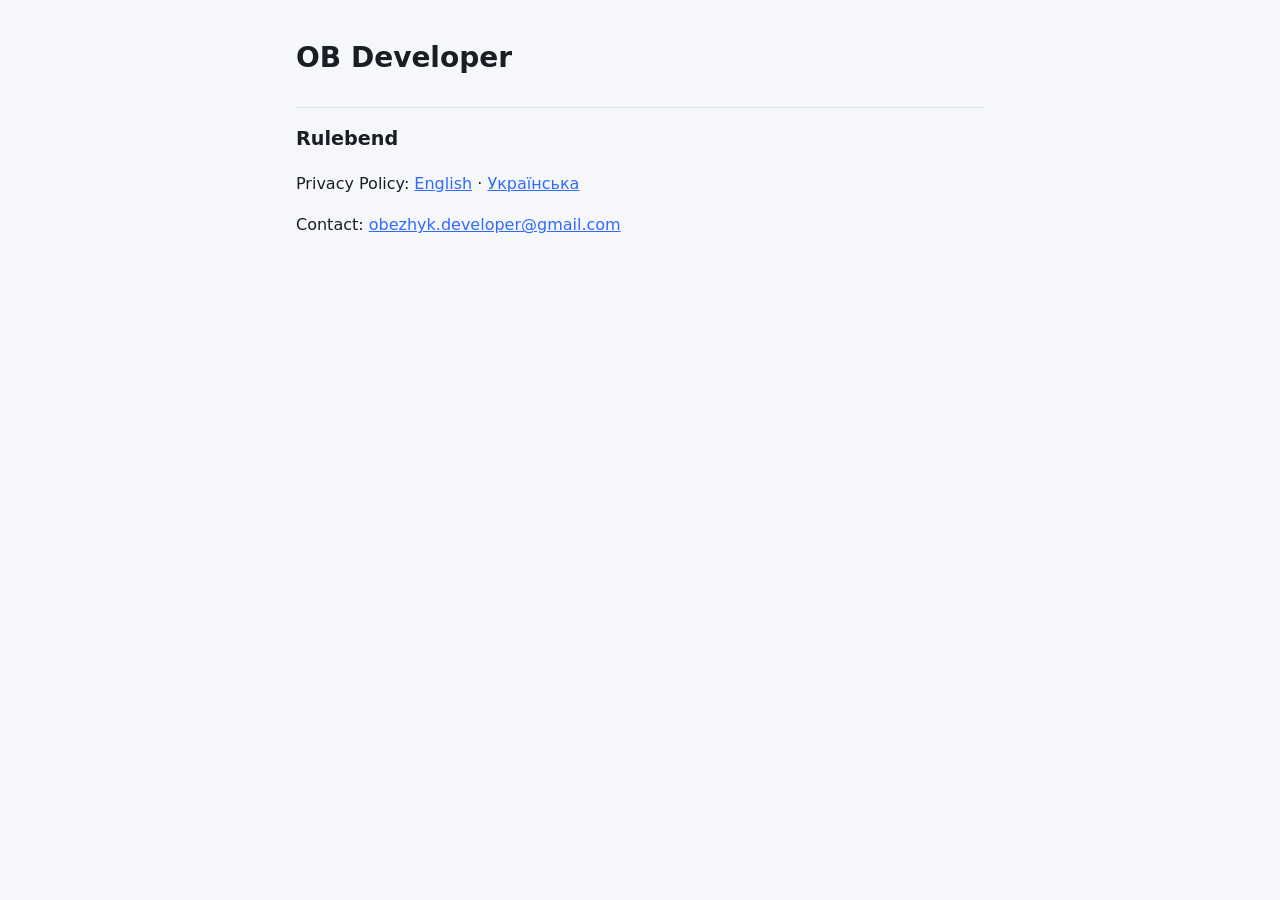
<file: index.html>
<!doctype html>
<html lang="en">
<head>
<meta charset="utf-8">
<meta name="viewport" content="width=device-width, initial-scale=1">
<title>OB Developer</title>
<link rel="stylesheet" href="rulebend/style.css">
</head>
<body>
<main>
<h1>OB Developer</h1>
<h2>Rulebend</h2>
<p>Privacy Policy: <a href="rulebend/privacy.html">English</a> · <a href="rulebend/privacy-uk.html">Українська</a></p>
<p>Contact: <a href="mailto:obezhyk.developer@gmail.com">obezhyk.developer@gmail.com</a></p>
</main>
</body>
</html>
</file>
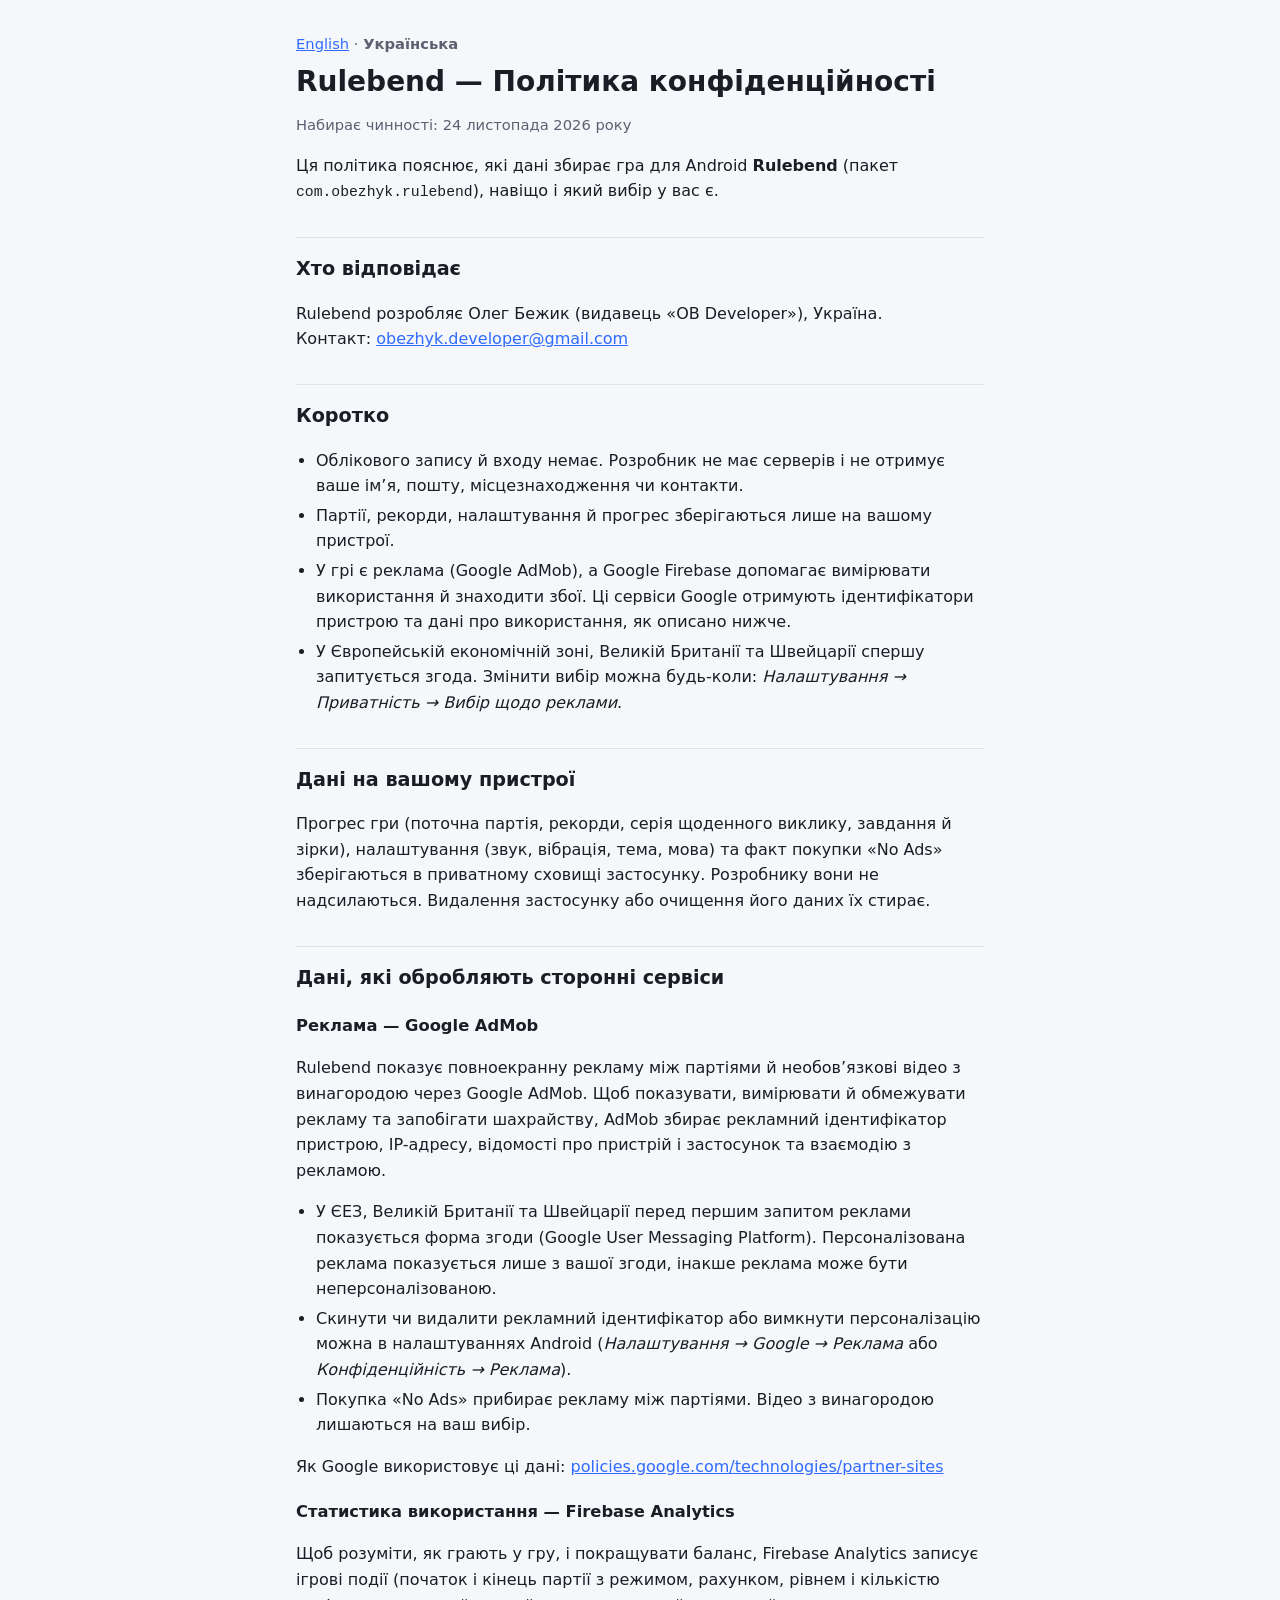
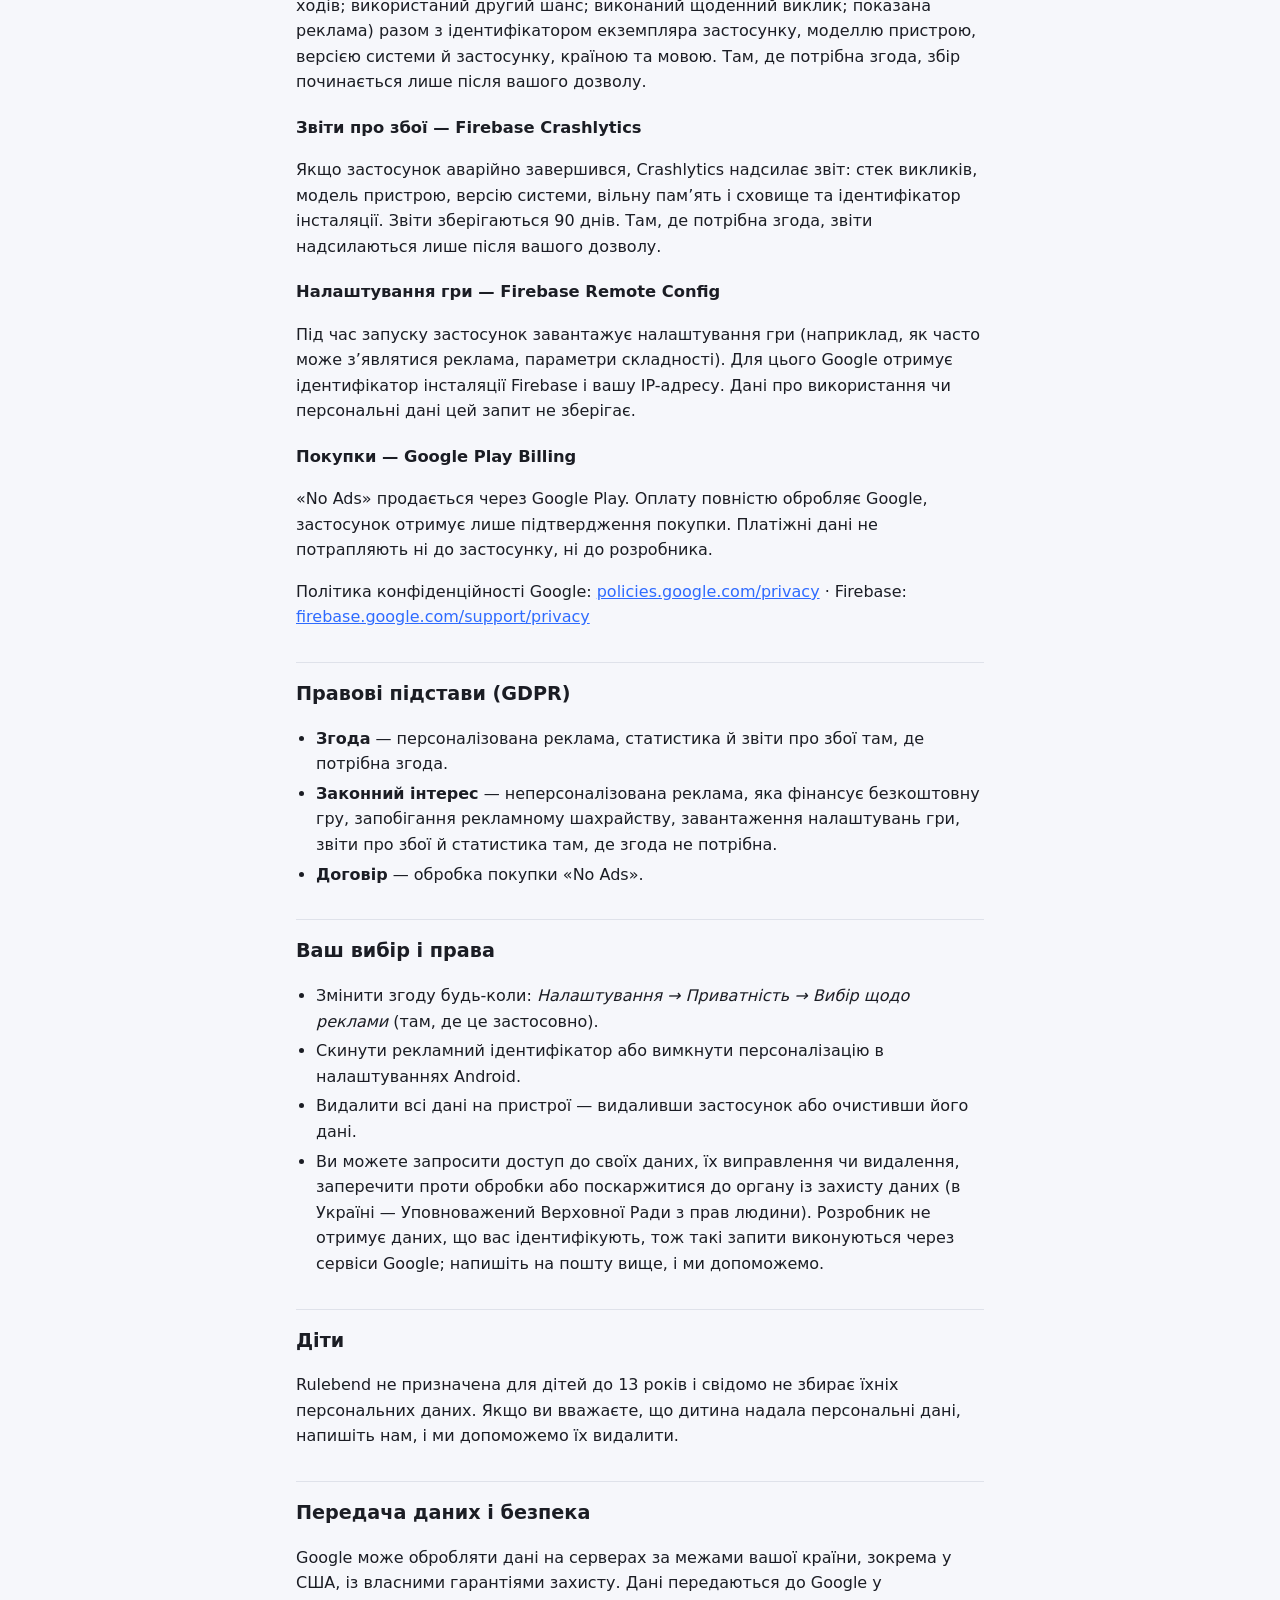
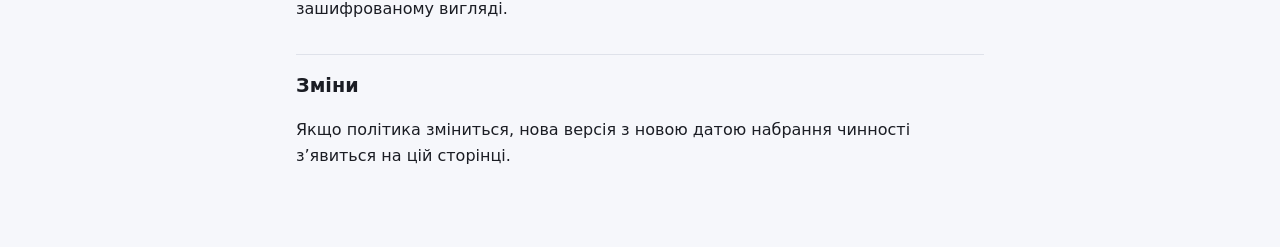
<file: rulebend/privacy-uk.html>
<!doctype html>
<html lang="uk">
<head>
<meta charset="utf-8">
<meta name="viewport" content="width=device-width, initial-scale=1">
<title>Rulebend — Політика конфіденційності</title>
<link rel="stylesheet" href="style.css">
<link rel="alternate" hreflang="en" href="privacy.html">
</head>
<body>
<main>
<nav class="lang"><a href="privacy.html" hreflang="en">English</a> · <strong>Українська</strong></nav>

<h1>Rulebend — Політика конфіденційності</h1>
<p class="meta">Набирає чинності: 24 листопада 2026 року</p>

<p>Ця політика пояснює, які дані збирає гра для Android <strong>Rulebend</strong> (пакет
<code>com.obezhyk.rulebend</code>), навіщо і який вибір у вас є.</p>

<h2>Хто відповідає</h2>
<p>Rulebend розробляє Олег Бежик (видавець «OB Developer»), Україна.<br>
Контакт: <a href="mailto:obezhyk.developer@gmail.com">obezhyk.developer@gmail.com</a></p>

<h2>Коротко</h2>
<ul>
  <li>Облікового запису й входу немає. Розробник не має серверів і не отримує ваше ім’я, пошту,
    місцезнаходження чи контакти.</li>
  <li>Партії, рекорди, налаштування й прогрес зберігаються лише на вашому пристрої.</li>
  <li>У грі є реклама (Google AdMob), а Google Firebase допомагає вимірювати використання й знаходити збої.
    Ці сервіси Google отримують ідентифікатори пристрою та дані про використання, як описано нижче.</li>
  <li>У Європейській економічній зоні, Великій Британії та Швейцарії спершу запитується згода. Змінити вибір
    можна будь-коли: <em>Налаштування → Приватність → Вибір щодо реклами</em>.</li>
</ul>

<h2>Дані на вашому пристрої</h2>
<p>Прогрес гри (поточна партія, рекорди, серія щоденного виклику, завдання й зірки), налаштування (звук,
вібрація, тема, мова) та факт покупки «No Ads» зберігаються в приватному сховищі застосунку. Розробнику вони
не надсилаються. Видалення застосунку або очищення його даних їх стирає.</p>

<h2>Дані, які обробляють сторонні сервіси</h2>

<h3>Реклама — Google AdMob</h3>
<p>Rulebend показує повноекранну рекламу між партіями й необов’язкові відео з винагородою через Google AdMob.
Щоб показувати, вимірювати й обмежувати рекламу та запобігати шахрайству, AdMob збирає рекламний ідентифікатор
пристрою, IP-адресу, відомості про пристрій і застосунок та взаємодію з рекламою.</p>
<ul>
  <li>У ЄЕЗ, Великій Британії та Швейцарії перед першим запитом реклами показується форма згоди (Google User
    Messaging Platform). Персоналізована реклама показується лише з вашої згоди, інакше реклама може бути
    неперсоналізованою.</li>
  <li>Скинути чи видалити рекламний ідентифікатор або вимкнути персоналізацію можна в налаштуваннях Android
    (<em>Налаштування → Google → Реклама</em> або <em>Конфіденційність → Реклама</em>).</li>
  <li>Покупка «No Ads» прибирає рекламу між партіями. Відео з винагородою лишаються на ваш вибір.</li>
</ul>
<p>Як Google використовує ці дані: <a href="https://policies.google.com/technologies/partner-sites?hl=uk">policies.google.com/technologies/partner-sites</a></p>

<h3>Статистика використання — Firebase Analytics</h3>
<p>Щоб розуміти, як грають у гру, і покращувати баланс, Firebase Analytics записує ігрові події (початок і
кінець партії з режимом, рахунком, рівнем і кількістю ходів; використаний другий шанс; виконаний щоденний виклик;
показана реклама) разом з ідентифікатором екземпляра застосунку, моделлю пристрою, версією системи й застосунку,
країною та мовою. Там, де потрібна згода, збір починається лише після вашого дозволу.</p>

<h3>Звіти про збої — Firebase Crashlytics</h3>
<p>Якщо застосунок аварійно завершився, Crashlytics надсилає звіт: стек викликів, модель пристрою, версію
системи, вільну пам’ять і сховище та ідентифікатор інсталяції. Звіти зберігаються 90 днів. Там, де потрібна
згода, звіти надсилаються лише після вашого дозволу.</p>

<h3>Налаштування гри — Firebase Remote Config</h3>
<p>Під час запуску застосунок завантажує налаштування гри (наприклад, як часто може з’являтися реклама,
параметри складності). Для цього Google отримує ідентифікатор інсталяції Firebase і вашу IP-адресу. Дані про
використання чи персональні дані цей запит не зберігає.</p>

<h3>Покупки — Google Play Billing</h3>
<p>«No Ads» продається через Google Play. Оплату повністю обробляє Google, застосунок отримує лише
підтвердження покупки. Платіжні дані не потрапляють ні до застосунку, ні до розробника.</p>

<p>Політика конфіденційності Google: <a href="https://policies.google.com/privacy?hl=uk">policies.google.com/privacy</a> ·
Firebase: <a href="https://firebase.google.com/support/privacy">firebase.google.com/support/privacy</a></p>

<h2>Правові підстави (GDPR)</h2>
<ul>
  <li><strong>Згода</strong> — персоналізована реклама, статистика й звіти про збої там, де потрібна згода.</li>
  <li><strong>Законний інтерес</strong> — неперсоналізована реклама, яка фінансує безкоштовну гру, запобігання
    рекламному шахрайству, завантаження налаштувань гри, звіти про збої й статистика там, де згода не потрібна.</li>
  <li><strong>Договір</strong> — обробка покупки «No Ads».</li>
</ul>

<h2>Ваш вибір і права</h2>
<ul>
  <li>Змінити згоду будь-коли: <em>Налаштування → Приватність → Вибір щодо реклами</em> (там, де це застосовно).</li>
  <li>Скинути рекламний ідентифікатор або вимкнути персоналізацію в налаштуваннях Android.</li>
  <li>Видалити всі дані на пристрої — видаливши застосунок або очистивши його дані.</li>
  <li>Ви можете запросити доступ до своїх даних, їх виправлення чи видалення, заперечити проти обробки або
    поскаржитися до органу із захисту даних (в Україні — Уповноважений Верховної Ради з прав людини).
    Розробник не отримує даних, що вас ідентифікують, тож такі запити виконуються через сервіси Google;
    напишіть на пошту вище, і ми допоможемо.</li>
</ul>

<h2>Діти</h2>
<p>Rulebend не призначена для дітей до 13 років і свідомо не збирає їхніх персональних даних. Якщо ви
вважаєте, що дитина надала персональні дані, напишіть нам, і ми допоможемо їх видалити.</p>

<h2>Передача даних і безпека</h2>
<p>Google може обробляти дані на серверах за межами вашої країни, зокрема у США, із власними гарантіями захисту.
Дані передаються до Google у зашифрованому вигляді.</p>

<h2>Зміни</h2>
<p>Якщо політика зміниться, нова версія з новою датою набрання чинності з’явиться на цій сторінці.</p>
</main>
</body>
</html>
</file>
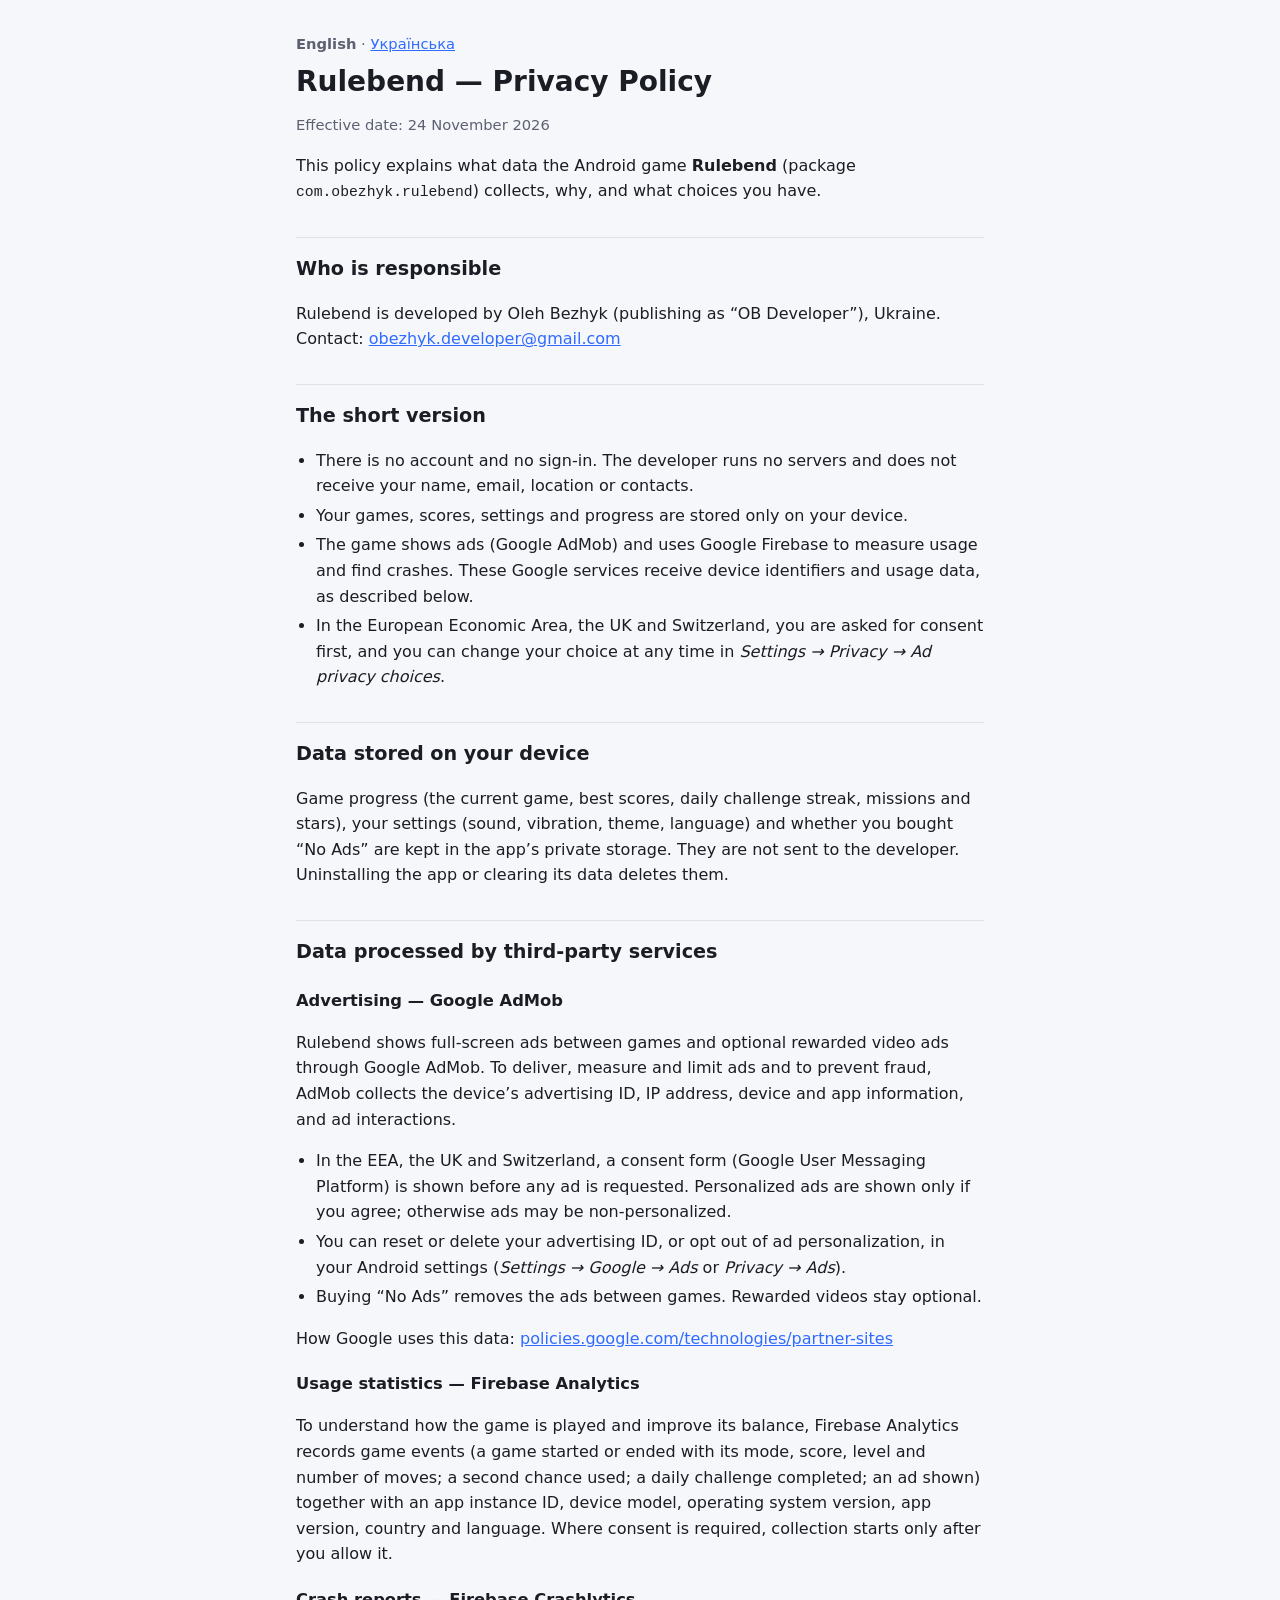
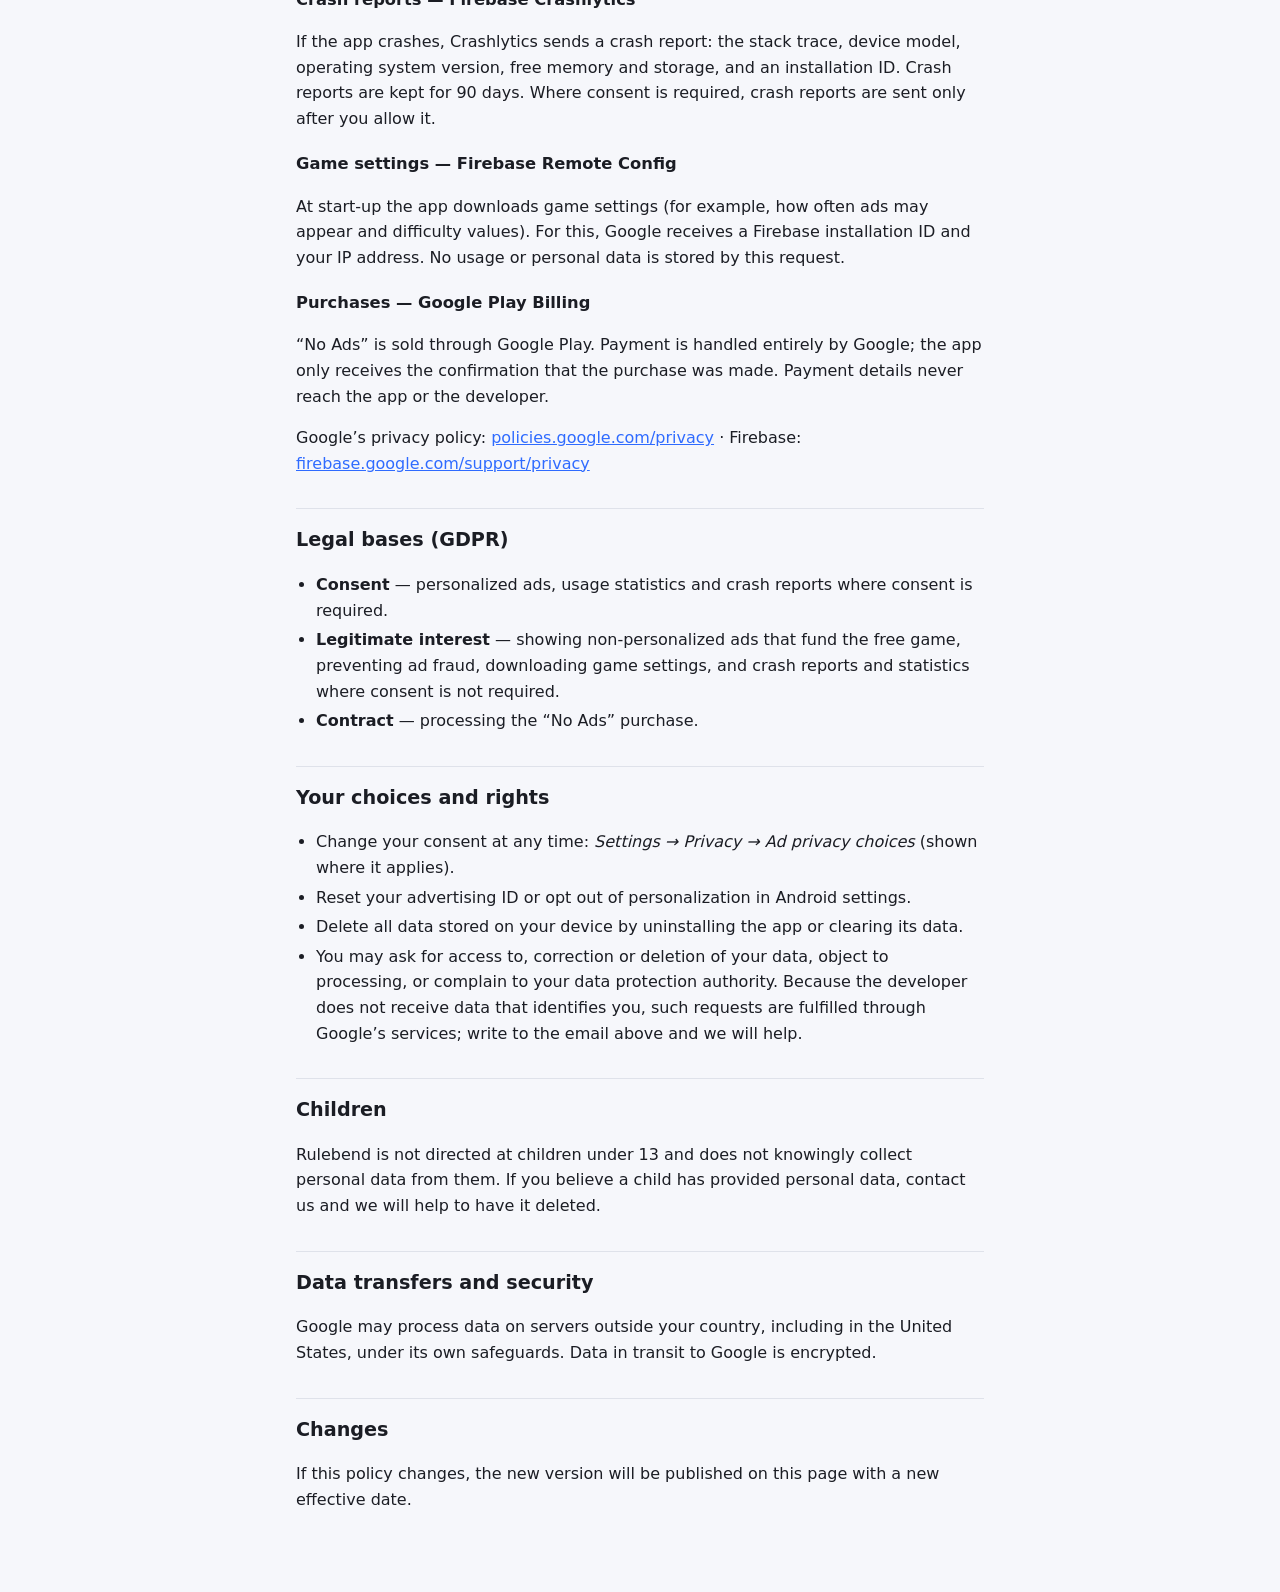
<file: rulebend/privacy.html>
<!doctype html>
<html lang="en">
<head>
<meta charset="utf-8">
<meta name="viewport" content="width=device-width, initial-scale=1">
<title>Rulebend — Privacy Policy</title>
<link rel="stylesheet" href="style.css">
<link rel="alternate" hreflang="uk" href="privacy-uk.html">
</head>
<body>
<main>
<nav class="lang"><strong>English</strong> · <a href="privacy-uk.html" hreflang="uk">Українська</a></nav>

<h1>Rulebend — Privacy Policy</h1>
<p class="meta">Effective date: 24 November 2026</p>

<p>This policy explains what data the Android game <strong>Rulebend</strong> (package
<code>com.obezhyk.rulebend</code>) collects, why, and what choices you have.</p>

<h2>Who is responsible</h2>
<p>Rulebend is developed by Oleh Bezhyk (publishing as “OB Developer”), Ukraine.<br>
Contact: <a href="mailto:obezhyk.developer@gmail.com">obezhyk.developer@gmail.com</a></p>

<h2>The short version</h2>
<ul>
  <li>There is no account and no sign-in. The developer runs no servers and does not receive your name,
    email, location or contacts.</li>
  <li>Your games, scores, settings and progress are stored only on your device.</li>
  <li>The game shows ads (Google AdMob) and uses Google Firebase to measure usage and find crashes.
    These Google services receive device identifiers and usage data, as described below.</li>
  <li>In the European Economic Area, the UK and Switzerland, you are asked for consent first, and you can
    change your choice at any time in <em>Settings → Privacy → Ad privacy choices</em>.</li>
</ul>

<h2>Data stored on your device</h2>
<p>Game progress (the current game, best scores, daily challenge streak, missions and stars), your settings
(sound, vibration, theme, language) and whether you bought “No Ads” are kept in the app’s private storage.
They are not sent to the developer. Uninstalling the app or clearing its data deletes them.</p>

<h2>Data processed by third-party services</h2>

<h3>Advertising — Google AdMob</h3>
<p>Rulebend shows full-screen ads between games and optional rewarded video ads through Google AdMob. To deliver,
measure and limit ads and to prevent fraud, AdMob collects the device’s advertising ID, IP address,
device and app information, and ad interactions.</p>
<ul>
  <li>In the EEA, the UK and Switzerland, a consent form (Google User Messaging Platform) is shown before
    any ad is requested. Personalized ads are shown only if you agree; otherwise ads may be
    non-personalized.</li>
  <li>You can reset or delete your advertising ID, or opt out of ad personalization, in your Android
    settings (<em>Settings → Google → Ads</em> or <em>Privacy → Ads</em>).</li>
  <li>Buying “No Ads” removes the ads between games. Rewarded videos stay optional.</li>
</ul>
<p>How Google uses this data: <a href="https://policies.google.com/technologies/partner-sites">policies.google.com/technologies/partner-sites</a></p>

<h3>Usage statistics — Firebase Analytics</h3>
<p>To understand how the game is played and improve its balance, Firebase Analytics records game events
(a game started or ended with its mode, score, level and number of moves; a second chance used; a daily
challenge completed; an ad shown) together with an app instance ID, device model, operating system version, app version, country
and language. Where consent is required, collection starts only after you allow it.</p>

<h3>Crash reports — Firebase Crashlytics</h3>
<p>If the app crashes, Crashlytics sends a crash report: the stack trace, device model, operating system
version, free memory and storage, and an installation ID. Crash reports are kept for 90 days. Where consent
is required, crash reports are sent only after you allow it.</p>

<h3>Game settings — Firebase Remote Config</h3>
<p>At start-up the app downloads game settings (for example, how often ads may appear and difficulty
values). For this, Google receives a Firebase installation ID and your IP address. No usage or personal
data is stored by this request.</p>

<h3>Purchases — Google Play Billing</h3>
<p>“No Ads” is sold through Google Play. Payment is handled entirely by Google; the app only receives the
confirmation that the purchase was made. Payment details never reach the app or the developer.</p>

<p>Google’s privacy policy: <a href="https://policies.google.com/privacy">policies.google.com/privacy</a> ·
Firebase: <a href="https://firebase.google.com/support/privacy">firebase.google.com/support/privacy</a></p>

<h2>Legal bases (GDPR)</h2>
<ul>
  <li><strong>Consent</strong> — personalized ads, usage statistics and crash reports where consent is required.</li>
  <li><strong>Legitimate interest</strong> — showing non-personalized ads that fund the free game, preventing ad
    fraud, downloading game settings, and crash reports and statistics where consent is not required.</li>
  <li><strong>Contract</strong> — processing the “No Ads” purchase.</li>
</ul>

<h2>Your choices and rights</h2>
<ul>
  <li>Change your consent at any time: <em>Settings → Privacy → Ad privacy choices</em> (shown where it applies).</li>
  <li>Reset your advertising ID or opt out of personalization in Android settings.</li>
  <li>Delete all data stored on your device by uninstalling the app or clearing its data.</li>
  <li>You may ask for access to, correction or deletion of your data, object to processing, or complain to
    your data protection authority. Because the developer does not receive data that identifies you, such
    requests are fulfilled through Google’s services; write to the email above and we will help.</li>
</ul>

<h2>Children</h2>
<p>Rulebend is not directed at children under 13 and does not knowingly collect personal data from them.
If you believe a child has provided personal data, contact us and we will help to have it deleted.</p>

<h2>Data transfers and security</h2>
<p>Google may process data on servers outside your country, including in the United States, under its own
safeguards. Data in transit to Google is encrypted.</p>

<h2>Changes</h2>
<p>If this policy changes, the new version will be published on this page with a new effective date.</p>
</main>
</body>
</html>
</file>
<file: rulebend/style.css>
:root {
  color-scheme: light dark;
  --bg: #f6f7fb;
  --text: #1b1d24;
  --muted: #5c6070;
  --accent: #2f6bff;
  --rule: #dfe2ea;
}
@media (prefers-color-scheme: dark) {
  :root {
    --bg: #12141a;
    --text: #e8eaf0;
    --muted: #9aa0b2;
    --accent: #7ea2ff;
    --rule: #2a2e39;
  }
}
* { box-sizing: border-box; }
body {
  margin: 0;
  background: var(--bg);
  color: var(--text);
  font: 16px/1.6 system-ui, -apple-system, "Segoe UI", Roboto, sans-serif;
}
main { max-width: 720px; margin: 0 auto; padding: 32px 16px 64px; }
h1 { font-size: 1.75rem; line-height: 1.25; margin: 8px 0 4px; }
h2 { font-size: 1.2rem; margin: 32px 0 8px; padding-top: 16px; border-top: 1px solid var(--rule); }
h3 { font-size: 1.02rem; margin: 20px 0 4px; }
a { color: var(--accent); overflow-wrap: anywhere; }
code { font-size: 0.92em; overflow-wrap: anywhere; }
ul { padding-left: 1.25em; }
li { margin: 4px 0; }
.meta, .lang { color: var(--muted); font-size: 0.92rem; }
</file>
